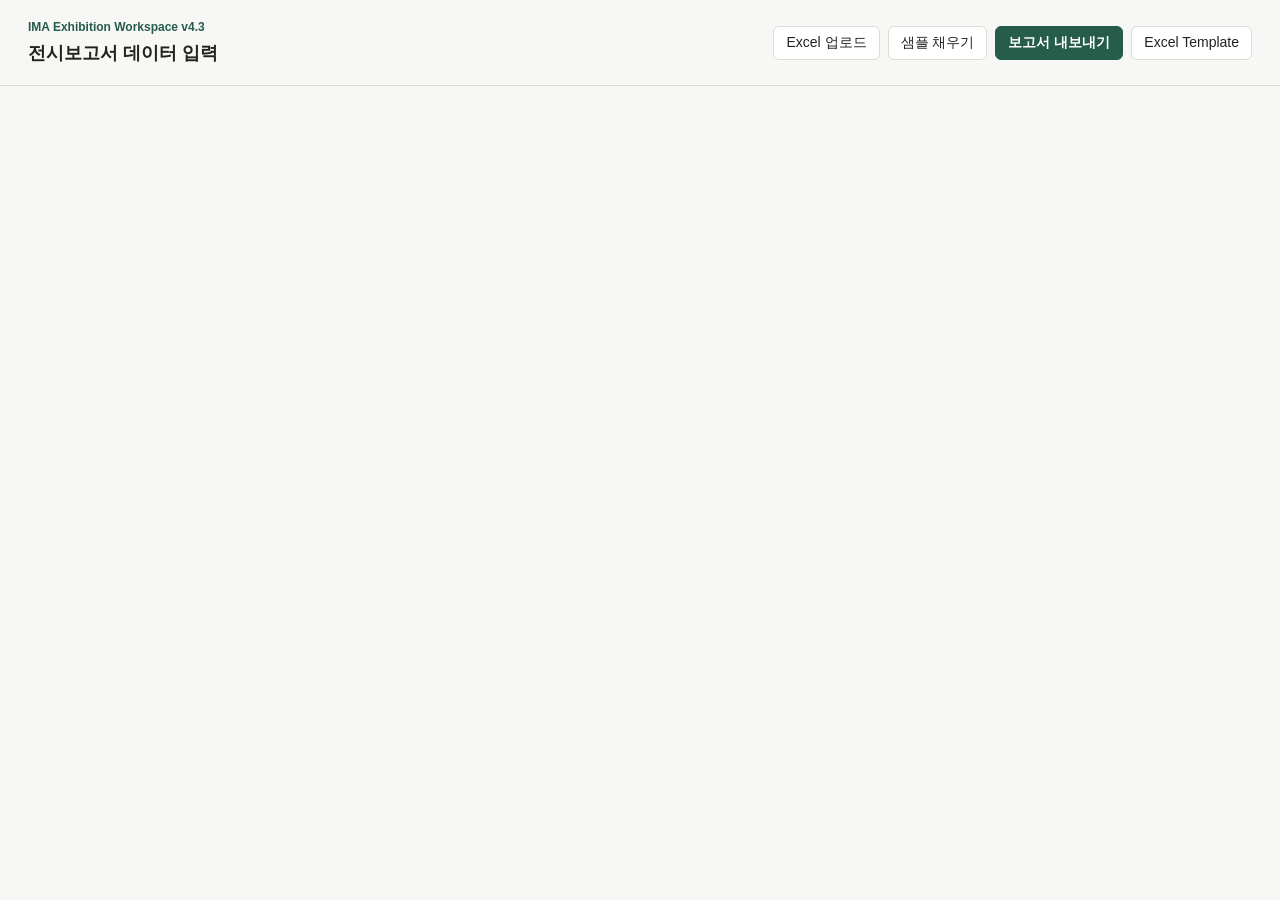
<file: index.html>
<!doctype html>
<html lang="ko">
  <head>
    <meta charset="utf-8" />
    <meta name="viewport" content="width=device-width, initial-scale=1" />
    <title>v4.1gpt Exhibition Report Data Review</title>
    <link rel="stylesheet" href="src/styles.css?v=20260514-03" />
  </head>
  <body>
    <header class="topbar">
      <div>
        <p class="eyebrow">IMA Exhibition Workspace v4.3</p>
        <h1 id="report-title">전시보고서 데이터 검토</h1>
      </div>
      <div class="toolbar" aria-label="report tools">
        <input id="excel-upload" class="visually-hidden" type="file" accept=".xlsx,application/vnd.openxmlformats-officedocument.spreadsheetml.sheet" />
        <button id="upload-excel-button" type="button">Excel 업로드</button>
        <button id="load-sample-button" type="button">샘플 채우기</button>
        <div class="export-menu">
          <button id="export-menu-button" class="primary-button" type="button" aria-expanded="false" aria-controls="export-menu">보고서 내보내기</button>
          <div id="export-menu" class="export-menu-panel" hidden>
            <button id="download-report-doc" type="button">.docx</button>
            <button id="print-report-pdf" type="button">.pdf</button>
          </div>
        </div>
        <a class="button-link" href="templates/ilmin-report-input-template.xlsx" download>Excel Template</a>
      </div>
    </header>

    <main id="workspace" class="layout" hidden>
      <aside class="sidebar" aria-label="report controls">
        <section class="panel compact">
          <h2>비교 기준</h2>
          <p id="reference-summary" class="filter-summary"></p>
          <div id="reference-group-list" class="reference-group-list"></div>
        </section>

        <section class="panel compact">
          <h2>출력 설정</h2>
          <dl id="review-list" class="health-list"></dl>
          <div class="sidebar-actions">
            <button id="approve-all" type="button">모두 포함</button>
            <button id="reset-review" type="button">초기화</button>
          </div>
        </section>

        <section class="panel compact">
          <h2>데이터 상태</h2>
          <dl id="health-list" class="health-list"></dl>
        </section>
      </aside>

      <section class="content">
        <section class="panel">
          <div class="section-heading">
            <div>
              <p class="eyebrow">Director View</p>
              <h2>핵심 지표 요약</h2>
            </div>
            <p id="scope-note" class="note"></p>
          </div>
          <div id="metric-strip" class="metric-strip"></div>
          <div id="brief-observations" class="observation-list"></div>
        </section>

        <section class="panel">
          <div class="section-heading">
            <div>
              <p class="eyebrow">Data</p>
              <h2>관찰 데이터</h2>
            </div>
            <div class="section-actions">
              <p id="observation-count" class="note"></p>
              <div class="local-actions" aria-label="data tools">
                <button id="toggle-evidence" type="button" aria-pressed="true">근거</button>
              </div>
            </div>
          </div>
          <div id="ledger-list" class="observation-list"></div>
        </section>
      </section>

      <aside class="report-column" aria-label="report preview">
        <section class="panel report-panel">
          <div class="section-heading">
            <div>
              <p class="eyebrow">Rendered Report</p>
              <h2>보고서 초안</h2>
            </div>
            <p id="report-draft-note" class="note"></p>
          </div>
          <div id="report-draft" class="report-draft report-preview"></div>
        </section>
      </aside>
    </main>

    <div id="toast" class="toast" role="status" aria-live="polite"></div>

    <script src="data/generated-ledger.js?v=20260514-03"></script>
    <script src="data/generated-report.js?v=20260514-03"></script>
    <script src="data/sample-ledger.js?v=20260514-03"></script>
    <script src="src/ledger.js?v=20260514-03"></script>
    <script src="src/docx-export.js?v=20260514-03"></script>
    <script src="src/input-loader.js?v=20260514-03"></script>
    <script src="src/charts.js?v=20260514-03"></script>
    <script src="src/app.js?v=20260514-03"></script>
  </body>
</html>
</file>
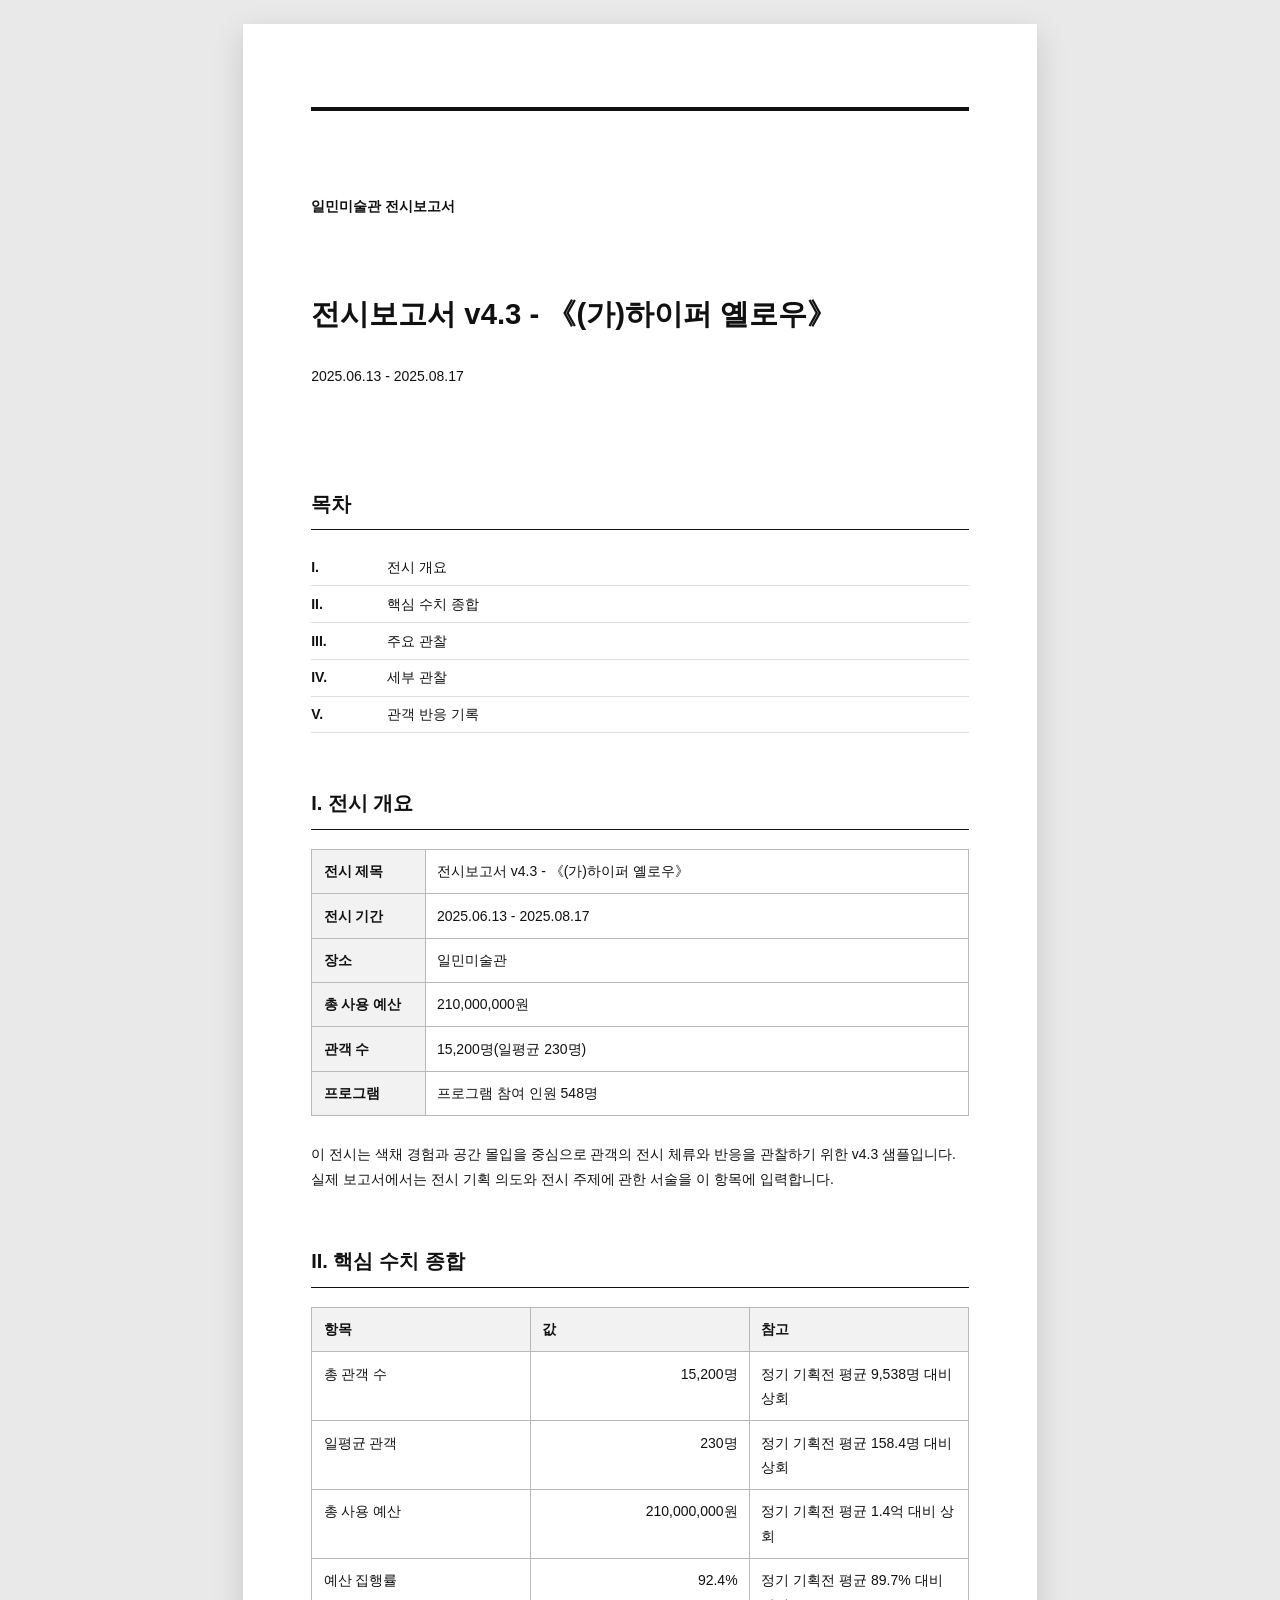
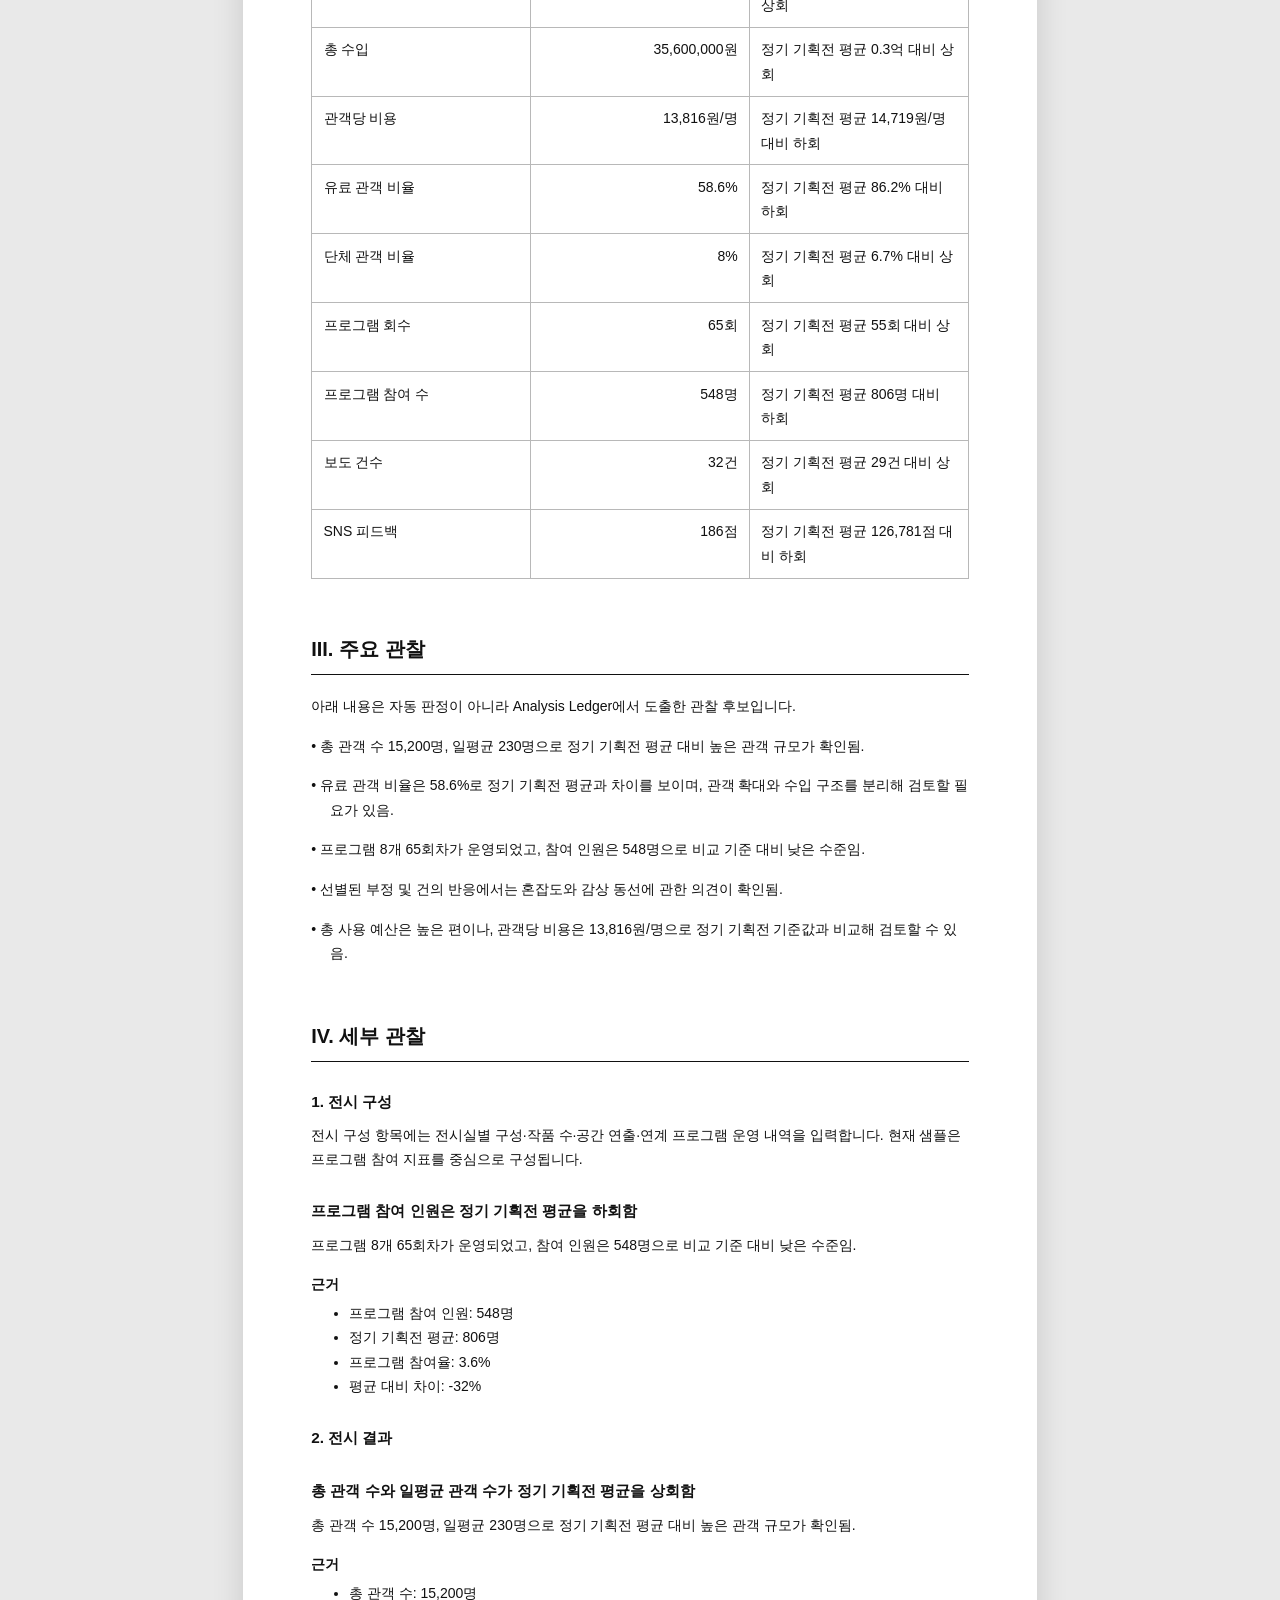
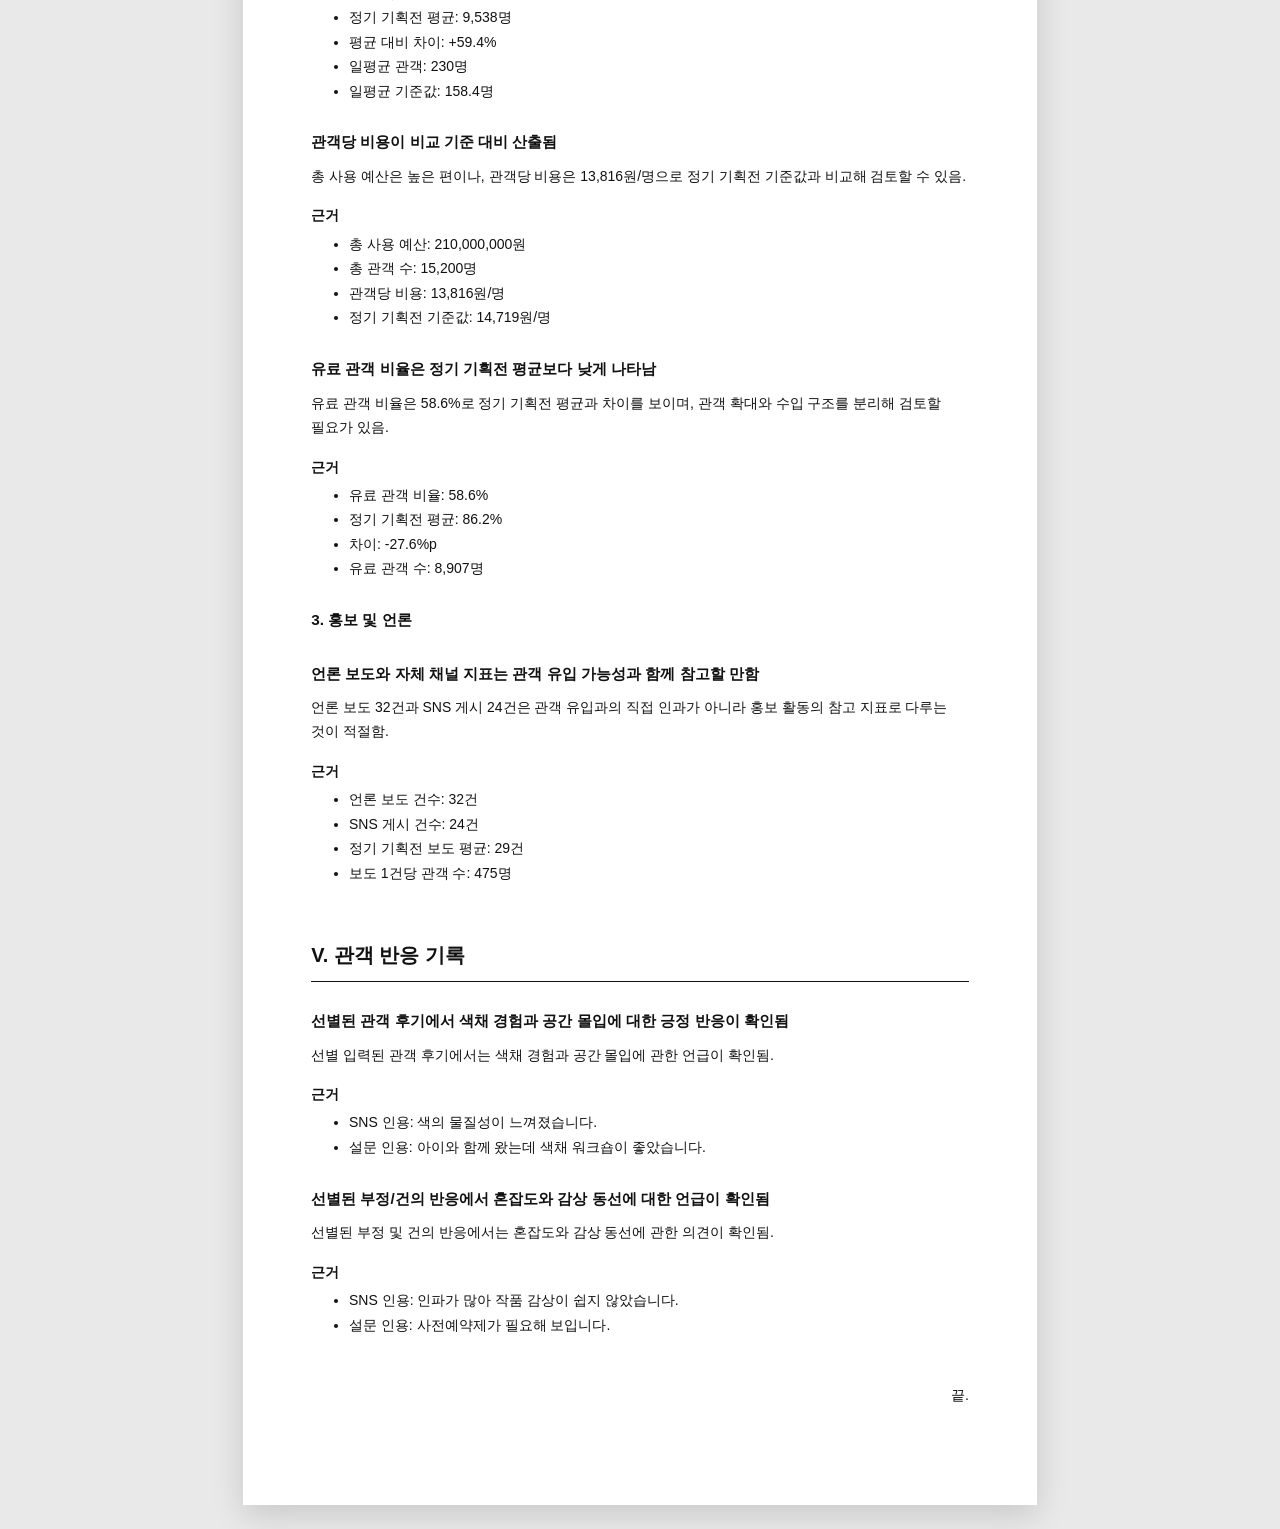
<file: output/report-draft.html>
<!doctype html>
<html lang="ko">
<head>
<meta charset="utf-8" />
<meta name="viewport" content="width=device-width, initial-scale=1" />
<title>전시보고서 v4.3 - 《(가)하이퍼 옐로우》</title>
<style>

@page {
  size: A4;
  margin: 20mm 18mm;
}
* {
  box-sizing: border-box;
}
body {
  margin: 0;
  color: #111;
  background: #e9e9e9;
  font-family: "Malgun Gothic", "Noto Sans KR", Arial, sans-serif;
  font-size: 10.5pt;
  line-height: 1.75;
}
.page {
  width: 210mm;
  min-height: 297mm;
  margin: 24px auto;
  padding: 22mm 18mm;
  background: #fff;
  box-shadow: 0 10px 30px rgba(0,0,0,.14);
}
.cover {
  margin-bottom: 26mm;
  padding-top: 22mm;
  border-top: 4px solid #111;
}
.cover p {
  margin: 0 0 20mm;
  font-weight: 700;
}
h1 {
  margin: 0 0 8mm;
  font-size: 22pt;
  line-height: 1.35;
  word-break: keep-all;
}
h2 {
  margin: 14mm 0 5mm;
  padding-bottom: 2mm;
  border-bottom: 1.5px solid #111;
  font-size: 15pt;
}
h3 {
  margin: 7mm 0 2mm;
  font-size: 11.5pt;
}
p {
  margin: 0 0 4mm;
  word-break: keep-all;
}
.toc {
  margin-bottom: 12mm;
}
.toc ol {
  margin: 0;
  padding: 0;
  list-style: none;
}
.toc li {
  display: flex;
  gap: 8mm;
  padding: 1.5mm 0;
  border-bottom: 1px solid #ddd;
}
.toc span {
  min-width: 12mm;
  font-weight: 700;
}
table {
  width: 100%;
  margin: 4mm 0 7mm;
  border-collapse: collapse;
  table-layout: fixed;
}
th,
td {
  border: 1px solid #b8b8b8;
  padding: 2.5mm 3mm;
  vertical-align: top;
}
th {
  width: 30mm;
  background: #f2f2f2;
  font-weight: 700;
  text-align: left;
}
.metric-table th {
  width: auto;
}
.metric-table .num {
  text-align: right;
  white-space: nowrap;
}
.observation,
.data-quality {
  break-inside: avoid;
  margin-bottom: 7mm;
}
.caveat {
  margin-top: 2mm;
  padding-left: 3mm;
  border-left: 3px solid #777;
  color: #444;
}
.evidence-label {
  margin: 3mm 0 1mm;
  font-weight: 700;
}
ul {
  margin: 0 0 5mm 6mm;
  padding-left: 4mm;
}
.bullet {
  margin: 0 0 4mm;
  padding-left: 5mm;
  text-indent: -5mm;
}
.bullet span {
  display: block;
  margin-left: 5mm;
  color: #444;
}
.end {
  margin-top: 12mm;
  text-align: right;
}
@media print {
  body {
    background: #fff;
  }
  .page {
    width: auto;
    min-height: auto;
    margin: 0;
    padding: 0;
    box-shadow: none;
  }
}

</style>
</head>
<body>
<main class="page">
<section class="cover">
<p>일민미술관 전시보고서</p>
<h1>전시보고서 v4.3 - 《(가)하이퍼 옐로우》</h1>
<div>2025.06.13 - 2025.08.17</div>
</section>
<section class="toc">
<h2>목차</h2>
<ol>
<li><span>I.</span>전시 개요</li>
<li><span>II.</span>핵심 수치 종합</li>
<li><span>III.</span>주요 관찰</li>
<li><span>IV.</span>세부 관찰</li>
<li><span>V.</span>관객 반응 기록</li>
</ol>
</section>
<section class="report-section">
<h2>I. 전시 개요</h2>
<table class="info-table"><tbody><tr><th>전시 제목</th><td>전시보고서 v4.3 - 《(가)하이퍼 옐로우》</td></tr><tr><th>전시 기간</th><td>2025.06.13 - 2025.08.17</td></tr><tr><th>장소</th><td>일민미술관</td></tr><tr><th>총 사용 예산</th><td>210,000,000원</td></tr><tr><th>관객 수</th><td>15,200명(일평균 230명)</td></tr><tr><th>프로그램</th><td>프로그램 참여 인원 548명</td></tr></tbody></table>
<p>이 전시는 색채 경험과 공간 몰입을 중심으로 관객의 전시 체류와 반응을 관찰하기 위한 v4.3 샘플입니다. 실제 보고서에서는 전시 기획 의도와 전시 주제에 관한 서술을 이 항목에 입력합니다.</p>
</section>
<section class="report-section">
<h2>II. 핵심 수치 종합</h2>
<table class="metric-table"><thead><tr><th>항목</th><th>값</th><th>참고</th></tr></thead><tbody><tr><td>총 관객 수</td><td class="num">15,200명</td><td>정기 기획전 평균 9,538명 대비 상회</td></tr><tr><td>일평균 관객</td><td class="num">230명</td><td>정기 기획전 평균 158.4명 대비 상회</td></tr><tr><td>총 사용 예산</td><td class="num">210,000,000원</td><td>정기 기획전 평균 1.4억 대비 상회</td></tr><tr><td>예산 집행률</td><td class="num">92.4%</td><td>정기 기획전 평균 89.7% 대비 상회</td></tr><tr><td>총 수입</td><td class="num">35,600,000원</td><td>정기 기획전 평균 0.3억 대비 상회</td></tr><tr><td>관객당 비용</td><td class="num">13,816원/명</td><td>정기 기획전 평균 14,719원/명 대비 하회</td></tr><tr><td>유료 관객 비율</td><td class="num">58.6%</td><td>정기 기획전 평균 86.2% 대비 하회</td></tr><tr><td>단체 관객 비율</td><td class="num">8%</td><td>정기 기획전 평균 6.7% 대비 상회</td></tr><tr><td>프로그램 회수</td><td class="num">65회</td><td>정기 기획전 평균 55회 대비 상회</td></tr><tr><td>프로그램 참여 수</td><td class="num">548명</td><td>정기 기획전 평균 806명 대비 하회</td></tr><tr><td>보도 건수</td><td class="num">32건</td><td>정기 기획전 평균 29건 대비 상회</td></tr><tr><td>SNS 피드백</td><td class="num">186점</td><td>정기 기획전 평균 126,781점 대비 하회</td></tr></tbody></table>
</section>
<section class="report-section">
<h2>III. 주요 관찰</h2>
<p>아래 내용은 자동 판정이 아니라 Analysis Ledger에서 도출한 관찰 후보입니다.</p>
<div class="bullet">• 총 관객 수 15,200명, 일평균 230명으로 정기 기획전 평균 대비 높은 관객 규모가 확인됨.</div>
<div class="bullet">• 유료 관객 비율은 58.6%로 정기 기획전 평균과 차이를 보이며, 관객 확대와 수입 구조를 분리해 검토할 필요가 있음.</div>
<div class="bullet">• 프로그램 8개 65회차가 운영되었고, 참여 인원은 548명으로 비교 기준 대비 낮은 수준임.</div>
<div class="bullet">• 선별된 부정 및 건의 반응에서는 혼잡도와 감상 동선에 관한 의견이 확인됨.</div>
<div class="bullet">• 총 사용 예산은 높은 편이나, 관객당 비용은 13,816원/명으로 정기 기획전 기준값과 비교해 검토할 수 있음.</div>
</section>
<section class="report-section">
<h2>IV. 세부 관찰</h2>
<h3>1. 전시 구성</h3>
<p>전시 구성 항목에는 전시실별 구성·작품 수·공간 연출·연계 프로그램 운영 내역을 입력합니다. 현재 샘플은 프로그램 참여 지표를 중심으로 구성됩니다.</p>
<article class="observation"><h3>프로그램 참여 인원은 정기 기획전 평균을 하회함</h3><p>프로그램 8개 65회차가 운영되었고, 참여 인원은 548명으로 비교 기준 대비 낮은 수준임.</p><p class="evidence-label">근거</p><ul><li>프로그램 참여 인원: 548명</li><li>정기 기획전 평균: 806명</li><li>프로그램 참여율: 3.6%</li><li>평균 대비 차이: -32%</li></ul></article>
<h3>2. 전시 결과</h3>
<article class="observation"><h3>총 관객 수와 일평균 관객 수가 정기 기획전 평균을 상회함</h3><p>총 관객 수 15,200명, 일평균 230명으로 정기 기획전 평균 대비 높은 관객 규모가 확인됨.</p><p class="evidence-label">근거</p><ul><li>총 관객 수: 15,200명</li><li>정기 기획전 평균: 9,538명</li><li>평균 대비 차이: +59.4%</li><li>일평균 관객: 230명</li><li>일평균 기준값: 158.4명</li></ul></article>
<article class="observation"><h3>관객당 비용이 비교 기준 대비 산출됨</h3><p>총 사용 예산은 높은 편이나, 관객당 비용은 13,816원/명으로 정기 기획전 기준값과 비교해 검토할 수 있음.</p><p class="evidence-label">근거</p><ul><li>총 사용 예산: 210,000,000원</li><li>총 관객 수: 15,200명</li><li>관객당 비용: 13,816원/명</li><li>정기 기획전 기준값: 14,719원/명</li></ul></article>
<article class="observation"><h3>유료 관객 비율은 정기 기획전 평균보다 낮게 나타남</h3><p>유료 관객 비율은 58.6%로 정기 기획전 평균과 차이를 보이며, 관객 확대와 수입 구조를 분리해 검토할 필요가 있음.</p><p class="evidence-label">근거</p><ul><li>유료 관객 비율: 58.6%</li><li>정기 기획전 평균: 86.2%</li><li>차이: -27.6%p</li><li>유료 관객 수: 8,907명</li></ul></article>
<h3>3. 홍보 및 언론</h3>
<article class="observation"><h3>언론 보도와 자체 채널 지표는 관객 유입 가능성과 함께 참고할 만함</h3><p>언론 보도 32건과 SNS 게시 24건은 관객 유입과의 직접 인과가 아니라 홍보 활동의 참고 지표로 다루는 것이 적절함.</p><p class="evidence-label">근거</p><ul><li>언론 보도 건수: 32건</li><li>SNS 게시 건수: 24건</li><li>정기 기획전 보도 평균: 29건</li><li>보도 1건당 관객 수: 475명</li></ul></article>
</section>
<section class="report-section">
<h2>V. 관객 반응 기록</h2>
<article class="observation"><h3>선별된 관객 후기에서 색채 경험과 공간 몰입에 대한 긍정 반응이 확인됨</h3><p>선별 입력된 관객 후기에서는 색채 경험과 공간 몰입에 관한 언급이 확인됨.</p><p class="evidence-label">근거</p><ul><li>SNS 인용: 색의 물질성이 느껴졌습니다.</li><li>설문 인용: 아이와 함께 왔는데 색채 워크숍이 좋았습니다.</li></ul></article>
<article class="observation"><h3>선별된 부정/건의 반응에서 혼잡도와 감상 동선에 대한 언급이 확인됨</h3><p>선별된 부정 및 건의 반응에서는 혼잡도와 감상 동선에 관한 의견이 확인됨.</p><p class="evidence-label">근거</p><ul><li>SNS 인용: 인파가 많아 작품 감상이 쉽지 않았습니다.</li><li>설문 인용: 사전예약제가 필요해 보입니다.</li></ul></article>
</section>
<p class="end">끝.</p>
</main>
</body>
</html>
</file>
<file: src/styles.css>
:root {
  --bg: #f7f8f5;
  --surface: #ffffff;
  --ink: #20231f;
  --muted: #646b61;
  --line: #d9ddd4;
  --accent: #255c4a;
  --soft: #eef2ea;
  --warn: #8a4b15;
  --danger: #8d2f2b;
  --danger-strong: #9f1239;
  --danger-soft: #fff1f2;
  --danger-line: #fecdd3;
  --accent-hover: #1d4b3d;
  --accent-soft: rgba(37, 92, 74, 0.08);
  --accent-line: rgba(37, 92, 74, 0.22);
  --focus-ring: rgba(37, 92, 74, 0.3);
  --active-line: #c7a66d;
  --active-bg: #fbf4e8;
  --panel-tint: #fbfcf9;
  --report-note-bg: #f6f6f1;
  --evidence-ink: #444;
  --chart-reference: #b7afa2;
  --chart-track: #e8ede6;
  --severity-high-bg: #ffe4e1;
  --severity-high-fg: #b42318;
  --severity-medium-bg: #ffedd5;
  --severity-medium-fg: #c2410c;
  --severity-low-bg: #fef3c7;
  --severity-low-fg: #92400e;
  --font-family-base: "Noto Sans KR", "Segoe UI", Arial, sans-serif;
  --font-micro: 10px;
  --font-xs: 11px;
  --font-sm: 12px;
  --font-note: 13px;
  --font-secondary-command: 12.5px;
  --font-command: 14px;
  --font-base: 15px;
  --font-section: 18px;
  --font-report: 14px;
  --font-report-h3: 16px;
  --font-report-h2: 20px;
  --font-report-h1: 28px;
}

* {
  box-sizing: border-box;
}

body {
  margin: 0;
  min-height: 100vh;
  color: var(--ink);
  background: var(--bg);
  font-family: var(--font-family-base);
  font-size: var(--font-base);
  line-height: 1.5;
}

.load-error {
  max-width: 720px;
  margin: 80px auto;
  padding: 24px;
  color: var(--danger-strong);
  background: var(--danger-soft);
  border: 1px solid var(--danger-line);
  border-radius: 8px;
}

button,
select,
.button-link {
  font: inherit;
}

.topbar {
  position: sticky;
  top: 0;
  z-index: 2;
  display: flex;
  align-items: center;
  justify-content: space-between;
  gap: 24px;
  padding: 18px 28px;
  border-bottom: 1px solid var(--line);
  background: rgba(247, 248, 245, 0.96);
  backdrop-filter: blur(10px);
}

h1,
h2,
h3,
p {
  margin-top: 0;
}

h1 {
  margin-bottom: 0;
  font-size: var(--font-section);
  font-weight: 700;
  letter-spacing: 0;
}

h2 {
  margin-bottom: 0;
  font-size: var(--font-section);
  letter-spacing: 0;
}

h3 {
  margin-bottom: 8px;
  font-size: var(--font-base);
  letter-spacing: 0;
}

.eyebrow {
  margin-bottom: 4px;
  color: var(--accent);
  font-size: var(--font-sm);
  font-weight: 700;
  letter-spacing: 0;
}

.toolbar {
  display: flex;
  flex-wrap: wrap;
  gap: 8px;
}

.toolbar button,
.toolbar .button-link {
  font-size: var(--font-command);
}

.local-actions button,
#clear-filters {
  font-size: var(--font-secondary-command);
}

.export-menu {
  position: relative;
}

.export-menu-panel {
  position: absolute;
  right: 0;
  top: calc(100% + 6px);
  z-index: 5;
  display: grid;
  min-width: 148px;
  gap: 6px;
  border: 1px solid var(--line);
  border-radius: 8px;
  padding: 8px;
  background: var(--surface);
  box-shadow: 0 10px 24px rgba(32, 35, 31, 0.14);
}

.export-menu-panel[hidden] {
  display: none;
}

.export-menu-panel button {
  justify-content: flex-start;
  width: 100%;
}

button,
select,
.button-link {
  min-height: 34px;
  border: 1px solid var(--line);
  border-radius: 6px;
  background: var(--surface);
  color: var(--ink);
}

button,
.button-link {
  display: inline-flex;
  align-items: center;
  justify-content: center;
  padding: 0 12px;
  cursor: pointer;
  text-decoration: none;
}

.wide-button {
  width: 100%;
}

.primary-button {
  border-color: var(--accent);
  background: var(--accent);
  color: white;
  font-weight: 700;
}

.primary-button:hover {
  border-color: var(--accent-hover);
  background: var(--accent-hover);
}

button:hover,
select:hover,
.button-link:hover {
  border-color: var(--accent);
}

button[aria-pressed="true"] {
  border-color: var(--accent);
  background: var(--accent);
  color: white;
}

.visually-hidden {
  position: absolute;
  width: 1px;
  height: 1px;
  overflow: hidden;
  clip: rect(0 0 0 0);
  white-space: nowrap;
}

[hidden] {
  display: none !important;
}

.layout {
  display: grid;
  grid-template-areas: "sidebar content report";
  grid-template-columns: 190px minmax(0, 1fr) 800px;
  gap: 20px;
  max-width: 1920px;
  margin: 0 auto;
  padding: 20px 28px 40px;
  align-items: start;
}

.sidebar {
  grid-area: sidebar;
  display: flex;
  flex-direction: column;
  gap: 16px;
}

.content {
  grid-area: content;
  display: flex;
  flex-direction: column;
  gap: 20px;
  min-width: 0;
}

.report-column {
  grid-area: report;
  min-width: 0;
}

.report-panel {
  position: sticky;
  top: 92px;
}

.panel {
  border: 1px solid var(--line);
  border-radius: 8px;
  background: var(--surface);
  padding: 18px;
}

.panel.compact {
  padding: 12px;
}

.panel.compact h2 {
  margin-bottom: 12px;
  font-size: var(--font-base);
}

.filter-summary {
  margin-bottom: 12px;
  border: 1px solid var(--line);
  border-radius: 6px;
  padding: 8px 10px;
  background: var(--soft);
  color: var(--muted);
  font-size: var(--font-sm);
  font-weight: 700;
}

.filter-summary.is-active {
  border-color: var(--active-line);
  background: var(--active-bg);
  color: var(--warn);
}

.reference-group-list {
  display: grid;
  gap: 8px;
}

.reference-group {
  border: 1px solid var(--line);
  border-radius: 6px;
  padding: 8px;
  background: var(--surface);
}

.reference-group.is-active {
  border-color: var(--accent);
  background: var(--soft);
}

.reference-group-head {
  display: flex;
  align-items: center;
  justify-content: space-between;
  gap: 6px;
}

.reference-choice {
  display: inline-flex;
  align-items: center;
  gap: 6px;
  min-width: 0;
  margin: 0;
  color: var(--ink);
  font-size: var(--font-secondary-command);
  font-weight: 700;
}

.reference-choice span {
  overflow: hidden;
  text-overflow: ellipsis;
  white-space: nowrap;
}

.reference-choice input {
  flex: 0 0 auto;
  margin: 0;
}

.reference-toggle {
  min-height: 26px;
  padding: 0 7px;
  font-size: var(--font-micro);
}

.reference-rule {
  margin: 6px 0 0;
  color: var(--muted);
  font-size: var(--font-sm);
  line-height: 1.45;
}

.reference-members {
  margin-top: 8px;
  border-top: 1px solid var(--line);
  padding-top: 7px;
}

.reference-members ul {
  display: grid;
  gap: 6px;
  max-height: 220px;
  margin: 0;
  overflow: auto;
  padding: 0;
  list-style: none;
}

.reference-members li {
  display: grid;
  gap: 2px;
  color: var(--ink);
  font-size: var(--font-sm);
  line-height: 1.35;
}

.reference-members li span,
.reference-members p {
  margin: 0;
  color: var(--muted);
  font-size: var(--font-xs);
}

label {
  display: grid;
  gap: 6px;
  margin-bottom: 12px;
  color: var(--muted);
  font-size: var(--font-note);
}

select {
  width: 100%;
  padding: 0 10px;
  font-size: var(--font-secondary-command);
}

.section-heading {
  display: flex;
  align-items: end;
  justify-content: space-between;
  gap: 20px;
  margin-bottom: 16px;
}

.section-actions {
  display: grid;
  justify-items: end;
  gap: 8px;
}

.local-actions {
  display: flex;
  flex-wrap: wrap;
  justify-content: flex-end;
  gap: 8px;
}

.note {
  max-width: 680px;
  margin-bottom: 0;
  color: var(--muted);
  font-size: var(--font-note);
}

.metric-strip {
  display: grid;
  grid-template-columns: repeat(6, minmax(0, 1fr));
  gap: 8px;
  margin-bottom: 16px;
}

.metric {
  position: relative;
  min-height: 72px;
  border: 1px solid var(--line);
  border-radius: 8px;
  padding: 9px 10px;
  background: var(--soft);
}

.metric-items {
  display: grid;
  grid-template-columns: minmax(0, 1fr);
  gap: 6px;
  align-items: start;
}

.metric--single .metric-items {
  grid-template-columns: minmax(0, 1fr);
}

.metric-item {
  min-width: 0;
}

.metric-item + .metric-item {
  border-top: 1px solid rgba(96, 105, 92, 0.18);
  padding-top: 6px;
}

.metric--single .metric-item + .metric-item {
  border-left: 0;
  padding-left: 0;
}

.metric .label {
  display: flex;
  align-items: center;
  flex-wrap: wrap;
  gap: 4px;
  min-height: 18px;
  margin: 0 0 3px;
  color: var(--muted);
  font-size: var(--font-xs);
  line-height: 1.25;
}

.metric-badge {
  border: 1px solid var(--accent-line);
  border-radius: 999px;
  padding: 1px 6px;
  background: var(--accent-soft);
  color: var(--accent);
  font-size: var(--font-micro);
  font-weight: 700;
  line-height: 1.4;
}

.metric .value {
  font-size: var(--font-section);
  font-weight: 700;
  line-height: 1.25;
  white-space: nowrap;
}

.metric-info-wrap {
  position: relative;
  display: inline-flex;
}

.metric-info {
  display: inline-flex;
  align-items: center;
  justify-content: center;
  width: 15px;
  height: 15px;
  border: 1px solid var(--muted);
  border-radius: 50%;
  color: var(--muted);
  font-size: var(--font-micro);
  font-weight: 700;
  line-height: 1;
  cursor: help;
}

.metric-info:focus {
  outline: 2px solid var(--focus-ring);
  outline-offset: 2px;
}

.metric-tooltip {
  position: absolute;
  left: 0;
  top: calc(100% + 6px);
  z-index: 8;
  display: none;
  width: max-content;
  max-width: 230px;
  border: 1px solid var(--line);
  border-radius: 6px;
  padding: 8px 10px;
  background: var(--ink);
  color: white;
  font-size: var(--font-sm);
  font-weight: 400;
  line-height: 1.45;
  box-shadow: 0 8px 18px rgba(32, 35, 31, 0.18);
  white-space: normal;
}

.metric-info-wrap:hover .metric-tooltip,
.metric-info-wrap:focus-within .metric-tooltip {
  display: block;
}

.observation-list {
  display: grid;
  gap: 10px;
}

.report-chart {
  margin: 0;
  border-bottom: 1px solid var(--line);
  padding: 0 0 16px;
  background: transparent;
}

.report-chart figcaption {
  margin: 0 0 8px;
  color: var(--ink);
  font-size: var(--font-sm);
  font-weight: 700;
}

.report-chart svg {
  display: block;
  width: 100%;
  height: auto;
}

.chart-legend text,
.chart-series-label,
.chart-label,
.chart-value {
  font-family: var(--font-family-base);
}

.chart-legend text {
  font-size: var(--font-micro);
  fill: var(--muted);
}

.chart-legend rect {
  fill: var(--accent);
}

.chart-legend rect.reference {
  fill: var(--chart-reference);
}

.chart-label {
  font-size: var(--font-xs);
  font-weight: 700;
  fill: var(--ink);
}

.chart-series-label {
  font-size: var(--font-micro);
  fill: var(--muted);
}

.chart-value {
  font-size: var(--font-micro);
  fill: var(--muted);
}

.chart-track {
  fill: var(--chart-track);
}

.current {
  fill: var(--accent);
}

.reference {
  fill: var(--chart-reference);
}

.report-draft {
  max-height: calc(100vh - 190px);
  margin: 0;
  overflow: auto;
  border: 1px solid var(--line);
  border-radius: 8px;
  padding: 30px 32px;
  background: var(--surface);
  color: var(--ink);
  font: var(--font-report) / 1.78 var(--font-family-base);
}

.report-preview h1 {
  margin: 0 0 34px;
  padding-top: 18px;
  border-top: 3px solid var(--ink);
  font-size: 26px;
  line-height: 1.38;
  word-break: keep-all;
}

.report-preview h2 {
  margin: 34px 0 16px;
  border-top: 2px solid var(--ink);
  padding-top: 9px;
  font-size: 18px;
  line-height: 1.35;
}

.report-preview h3 {
  margin: 22px 0 9px;
  font-size: 15px;
}

.report-preview p {
  margin: 0 0 10px;
  word-break: keep-all;
}

.report-preview .cover {
  margin-bottom: 34px;
}

.report-preview .report-kicker {
  margin-bottom: 14px;
  color: var(--muted);
  font-size: var(--font-sm);
  font-weight: 700;
}

.report-preview .cover-meta {
  display: grid;
  grid-template-columns: 76px 1fr;
  gap: 4px 14px;
  margin: 0 0 24px;
}

.report-preview .cover-meta dt {
  color: var(--muted);
}

.report-preview .cover-meta dd {
  margin: 0;
  font-weight: 700;
}

.report-preview .scope-note {
  margin: 0 0 24px;
  border-left: 2px solid var(--ink);
  padding: 0 0 0 14px;
  color: var(--muted);
}

.report-preview table {
  width: 100%;
  margin: 10px 0 12px;
  border-collapse: collapse;
  table-layout: fixed;
}

.report-preview th,
.report-preview td {
  border: 0;
  border-bottom: 1px solid var(--line);
  padding: 8px 6px;
  vertical-align: top;
  word-break: keep-all;
}

.report-preview thead th {
  border-top: 2px solid var(--ink);
  border-bottom: 1px solid var(--ink);
  color: var(--muted);
  font-size: var(--font-sm);
  text-align: left;
}

.report-preview tbody tr:last-child th,
.report-preview tbody tr:last-child td {
  border-bottom: 2px solid var(--ink);
}

.report-preview tbody th {
  font-weight: 700;
  text-align: left;
}

.report-preview .numeric {
  text-align: right;
  white-space: nowrap;
}

.report-preview .delta {
  width: 17%;
}

.report-preview .table-note {
  margin: -4px 0 18px;
  color: var(--muted);
  font-size: var(--font-sm);
}

.report-preview .chart-section {
  margin-top: 24px;
}

.report-preview .report-chart-grid {
  display: grid;
  gap: 18px;
  margin: 12px 0 24px;
}

.report-preview .summary-list {
  margin: 0 0 18px;
  padding-left: 22px;
}

.report-preview .summary-list li {
  margin-bottom: 10px;
}

.report-preview .source {
  color: var(--muted);
  font-size: var(--font-note);
}

.report-preview .observation-block {
  margin-bottom: 22px;
}

.report-preview .meta-grid {
  display: grid;
  grid-template-columns: 72px 1fr 72px 1fr;
  gap: 4px 10px;
  margin: 8px 0 10px;
  font-size: var(--font-note);
}

.report-preview .meta-grid dt {
  color: var(--muted);
}

.report-preview .meta-grid dd {
  margin: 0;
}

.report-preview .evidence-list {
  margin: 4px 0 0;
  padding-left: 20px;
  color: var(--evidence-ink);
  font-size: var(--font-note);
}

.report-preview .footer {
  margin-top: 28px;
  border-top: 1px solid var(--line);
  padding-top: 10px;
  color: var(--muted);
  font-size: var(--font-sm);
}

.observation {
  border: 1px solid var(--line);
  border-radius: 8px;
  padding: 14px;
  background: var(--surface);
}

.observation.is-excluded {
  opacity: 0.7;
}

.observation.is-data-quality {
  border-color: var(--line);
  background: var(--soft);
}

.observation.is-data-quality .chip {
  background: var(--accent-soft);
  color: var(--accent);
}

.observation.is-data-quality .caveat {
  border-left-color: var(--accent);
  color: var(--accent);
}

.observation-header {
  display: flex;
  justify-content: space-between;
  gap: 16px;
  margin-bottom: 8px;
}

.claim {
  margin-bottom: 0;
  font-size: var(--font-base);
  font-weight: 700;
}

.chips {
  display: flex;
  flex-wrap: wrap;
  gap: 6px;
  justify-content: flex-end;
}

.chip {
  display: inline-flex;
  align-items: center;
  min-height: 24px;
  border-radius: 999px;
  padding: 0 8px;
  background: var(--soft);
  color: var(--muted);
  font-size: var(--font-sm);
  white-space: nowrap;
}

.chip.high {
  background: var(--severity-high-bg);
  color: var(--severity-high-fg);
}

.chip.medium {
  background: var(--severity-medium-bg);
  color: var(--severity-medium-fg);
}

.chip.low {
  background: var(--severity-low-bg);
  color: var(--severity-low-fg);
}

.observation.is-data-quality .chip.high {
  background: var(--severity-high-bg);
  color: var(--severity-high-fg);
}

.observation.is-data-quality .chip.medium {
  background: var(--severity-medium-bg);
  color: var(--severity-medium-fg);
}

.observation.is-data-quality .chip.low {
  background: var(--severity-low-bg);
  color: var(--severity-low-fg);
}

.review-controls {
  display: flex;
  flex-wrap: wrap;
  align-items: center;
  gap: 8px;
  margin: 10px 0 12px;
  padding: 8px;
  border: 1px solid var(--line);
  border-radius: 6px;
  background: var(--panel-tint);
}

.inline-control {
  display: inline-flex;
  align-items: center;
  gap: 6px;
  min-height: 28px;
  margin: 0;
  color: var(--ink);
  font-size: var(--font-sm);
}

.inline-control input {
  margin: 0;
}

.inline-control select {
  width: auto;
  min-width: 104px;
  min-height: 28px;
  padding: 0 8px;
  font-size: var(--font-sm);
}

.wording {
  margin-bottom: 8px;
  color: var(--ink);
}

.caveat {
  margin: 8px 0;
  border-left: 3px solid var(--warn);
  padding-left: 10px;
  color: var(--warn);
  font-size: var(--font-note);
}

.evidence {
  margin-top: 10px;
  border-top: 1px solid var(--line);
  padding-top: 10px;
}

.evidence[hidden] {
  display: none;
}

.evidence-title {
  margin-bottom: 6px;
  color: var(--muted);
  font-size: var(--font-sm);
  font-weight: 700;
}

.evidence ul {
  margin: 0;
  padding-left: 18px;
}

.evidence li {
  margin-bottom: 4px;
  color: var(--muted);
  font-size: var(--font-note);
}

.health-list {
  display: grid;
  grid-template-columns: 1fr auto;
  gap: 6px 12px;
  margin: 0;
  font-size: var(--font-note);
}

.health-list dt {
  color: var(--muted);
}

.health-list dd {
  margin: 0;
  font-weight: 700;
}

.health-list dd.warn {
  color: var(--warn);
}

.health-list dd.danger {
  color: var(--danger);
}

.sidebar-actions {
  display: grid;
  grid-template-columns: 1fr 1fr;
  gap: 8px;
  margin-top: 12px;
}

.sidebar-actions button {
  width: 100%;
  padding: 0 6px;
  font-size: var(--font-secondary-command);
}

.toast {
  position: fixed;
  right: 20px;
  bottom: 20px;
  max-width: 360px;
  border-radius: 8px;
  padding: 12px 14px;
  background: var(--ink);
  color: white;
  opacity: 0;
  transform: translateY(10px);
  transition: opacity 160ms ease, transform 160ms ease;
  pointer-events: none;
}

.toast.show {
  opacity: 1;
  transform: translateY(0);
}

@media (max-width: 1540px) {
  .layout {
    grid-template-areas:
      "sidebar content"
      "sidebar report";
    grid-template-columns: 190px minmax(0, 1fr);
  }

  .report-panel {
    position: static;
  }

  .report-draft {
    max-height: 520px;
  }

  .metric-strip {
    grid-template-columns: repeat(3, minmax(0, 1fr));
  }
}

@media (max-width: 680px) {
  .topbar {
    position: static;
    align-items: flex-start;
    flex-direction: column;
    padding: 16px;
  }

  .layout {
    grid-template-areas:
      "sidebar"
      "content"
      "report";
    grid-template-columns: 1fr;
    padding: 16px;
  }

  .sidebar {
    display: flex;
  }

  .section-heading,
  .observation-header {
    align-items: flex-start;
    flex-direction: column;
  }

  .section-actions {
    justify-items: start;
    width: 100%;
  }

  .local-actions {
    justify-content: flex-start;
  }

  .chips {
    justify-content: flex-start;
  }

  .metric-strip {
    grid-template-columns: 1fr 1fr;
  }

  .metric-items {
    grid-template-columns: 1fr;
  }

  .metric-item + .metric-item {
    border-top: 1px solid rgba(96, 105, 92, 0.18);
    padding-top: 6px;
  }
}
</file>
